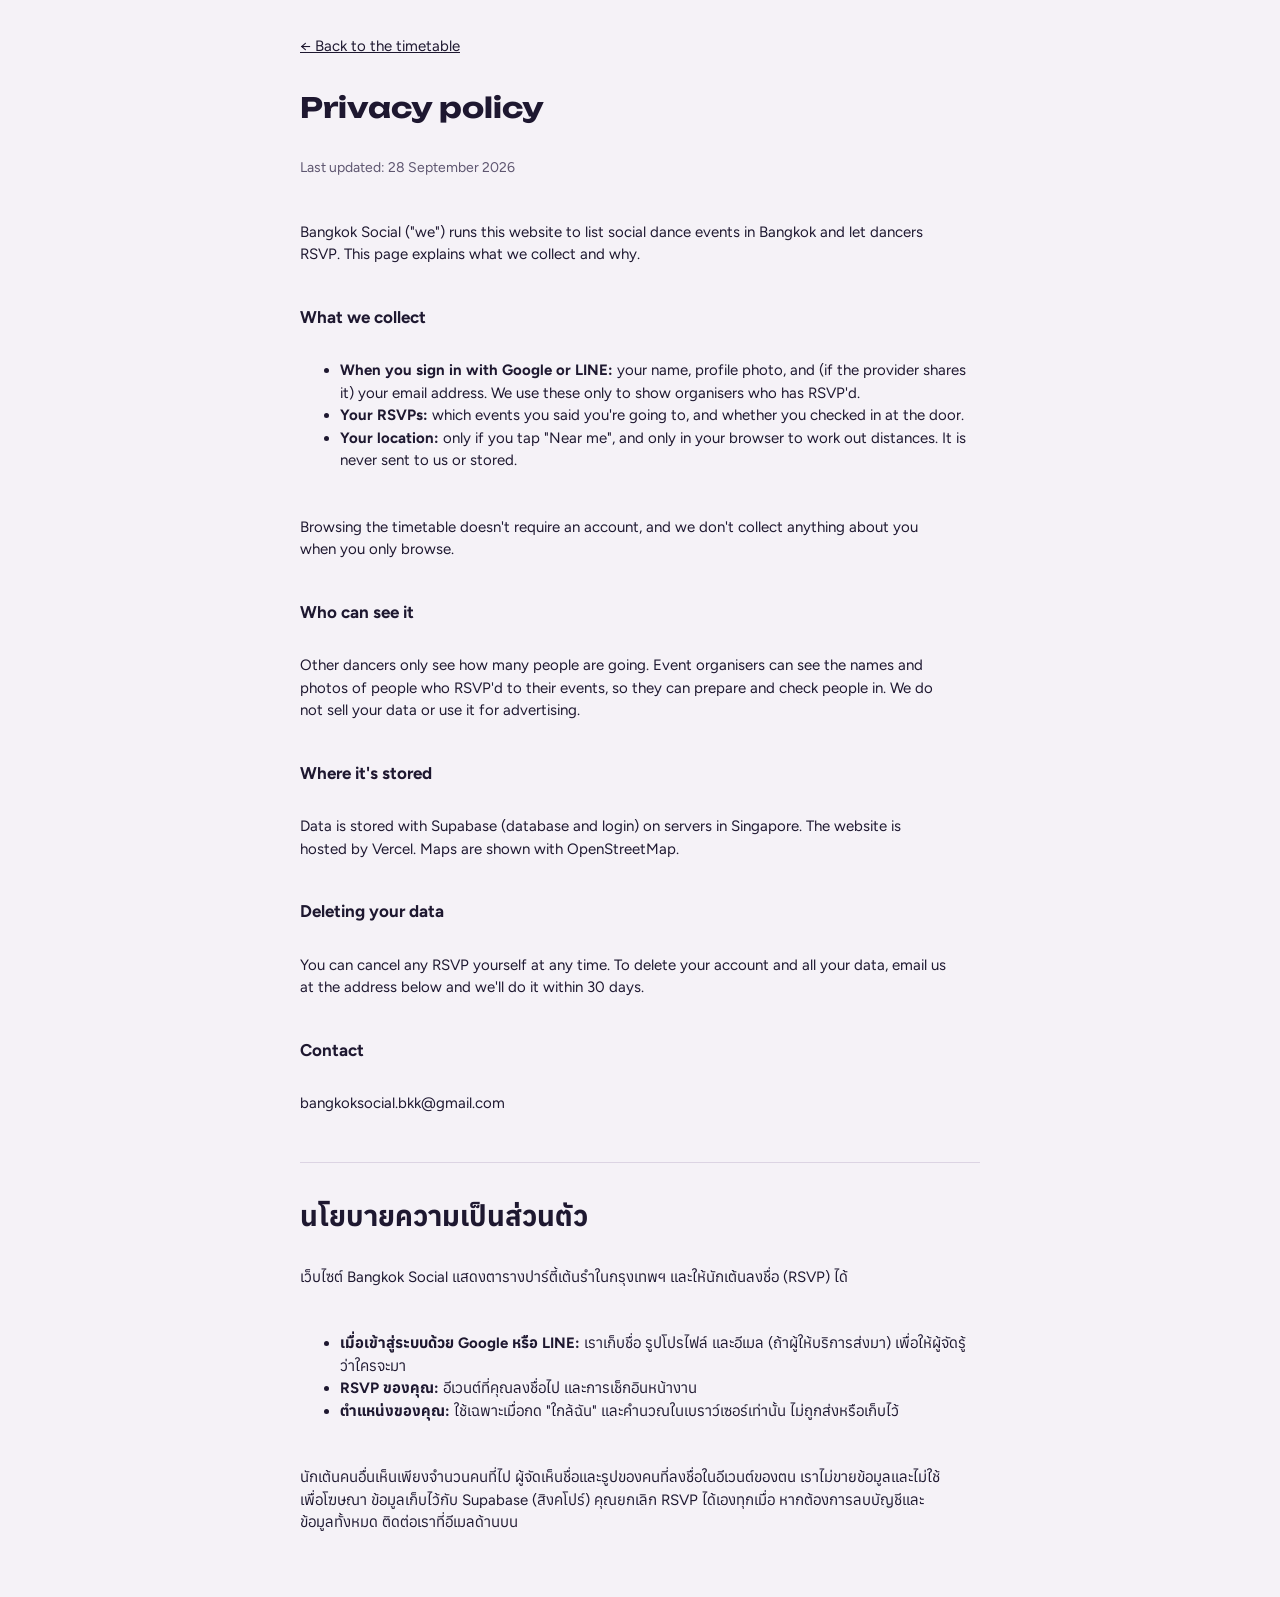
<file: privacy.html>
<!doctype html>
<html lang="en">
<head>
  <meta charset="utf-8">
  <meta name="viewport" content="width=device-width, initial-scale=1, viewport-fit=cover">
  <title>Privacy · Bangkok Social </title>
  <link rel="stylesheet" href="https://fonts.googleapis.com/css2?family=Unbounded:wght@500;700&family=Figtree:wght@400;600;700&family=Anuphan:wght@400;600&display=swap">
  <link rel="stylesheet" href="styles.css">
  <style>
    .doc{max-width:680px;margin:0 auto;display:flex;flex-direction:column;gap:14px}
    .doc h1{font-family:var(--display);font-weight:700;font-size:28px}
    .doc h2{font-size:17px;margin-top:10px}
    .doc p,.doc li{color:var(--ink);max-width:65ch}
    .doc .muted{color:var(--ink-2);font-size:14px}
    .doc hr{border:none;border-top:1px solid var(--line);margin:18px 0}
  </style>
</head>
<body>
<main class="doc">
  <p><a href="./">← Back to the timetable</a></p>
  <h1>Privacy policy</h1>
  <p class="muted">Last updated: 28 September 2026</p>

  <p>Bangkok Social ("we") runs this website to list social dance events in Bangkok and let dancers RSVP. This page explains what we collect and why.</p>

  <h2>What we collect</h2>
  <ul>
    <li><b>When you sign in with Google or LINE:</b> your name, profile photo, and (if the provider shares it) your email address. We use these only to show organisers who has RSVP'd.</li>
    <li><b>Your RSVPs:</b> which events you said you're going to, and whether you checked in at the door.</li>
    <li><b>Your location:</b> only if you tap "Near me", and only in your browser to work out distances. It is never sent to us or stored.</li>
  </ul>
  <p>Browsing the timetable doesn't require an account, and we don't collect anything about you when you only browse.</p>

  <h2>Who can see it</h2>
  <p>Other dancers only see how many people are going. Event organisers can see the names and photos of people who RSVP'd to their events, so they can prepare and check people in. We do not sell your data or use it for advertising.</p>

  <h2>Where it's stored</h2>
  <p>Data is stored with Supabase (database and login) on servers in Singapore. The website is hosted by Vercel. Maps are shown with OpenStreetMap.</p>

  <h2>Deleting your data</h2>
  <p>You can cancel any RSVP yourself at any time. To delete your account and all your data, email us at the address below and we'll do it within 30 days.</p>

  <h2>Contact</h2>
  <p>bangkoksocial.bkk@gmail.com</p>

  <hr>

  <h1>นโยบายความเป็นส่วนตัว</h1>
  <p>เว็บไซต์ Bangkok Social แสดงตารางปาร์ตี้เต้นรำในกรุงเทพฯ และให้นักเต้นลงชื่อ (RSVP) ได้</p>
  <ul>
    <li><b>เมื่อเข้าสู่ระบบด้วย Google หรือ LINE:</b> เราเก็บชื่อ รูปโปรไฟล์ และอีเมล (ถ้าผู้ให้บริการส่งมา) เพื่อให้ผู้จัดรู้ว่าใครจะมา</li>
    <li><b>RSVP ของคุณ:</b> อีเวนต์ที่คุณลงชื่อไป และการเช็กอินหน้างาน</li>
    <li><b>ตำแหน่งของคุณ:</b> ใช้เฉพาะเมื่อกด "ใกล้ฉัน" และคำนวณในเบราว์เซอร์เท่านั้น ไม่ถูกส่งหรือเก็บไว้</li>
  </ul>
  <p>นักเต้นคนอื่นเห็นเพียงจำนวนคนที่ไป ผู้จัดเห็นชื่อและรูปของคนที่ลงชื่อในอีเวนต์ของตน เราไม่ขายข้อมูลและไม่ใช้เพื่อโฆษณา ข้อมูลเก็บไว้กับ Supabase (สิงคโปร์) คุณยกเลิก RSVP ได้เองทุกเมื่อ หากต้องการลบบัญชีและข้อมูลทั้งหมด ติดต่อเราที่อีเมลด้านบน</p>
</main>
</body>
</html>
</file>
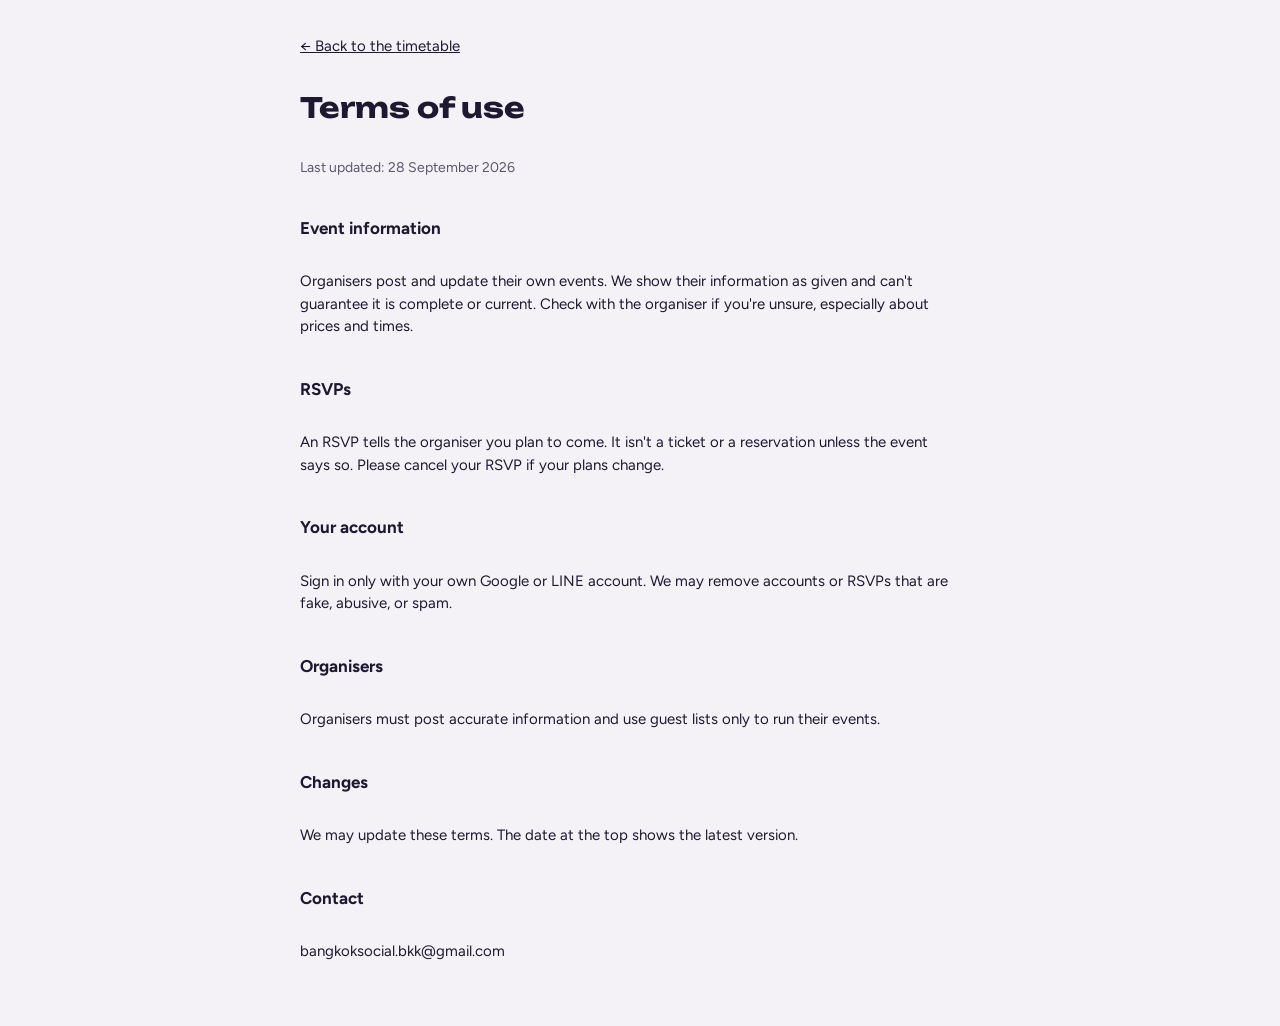
<file: terms.html>
<!doctype html>
<html lang="en">
<head>
  <meta charset="utf-8">
  <meta name="viewport" content="width=device-width, initial-scale=1, viewport-fit=cover">
  <title>Terms · Bangkok Social </title>
  <link rel="stylesheet" href="https://fonts.googleapis.com/css2?family=Unbounded:wght@500;700&family=Figtree:wght@400;600;700&family=Anuphan:wght@400;600&display=swap">
  <link rel="stylesheet" href="styles.css">
  <style>
    .doc{max-width:680px;margin:0 auto;display:flex;flex-direction:column;gap:14px}
    .doc h1{font-family:var(--display);font-weight:700;font-size:28px}
    .doc h2{font-size:17px;margin-top:10px}
    .doc p,.doc li{color:var(--ink);max-width:65ch}
    .doc .muted{color:var(--ink-2);font-size:14px}
  </style>
</head>
<body>
<main class="doc">
  <p><a href="./">← Back to the timetable</a></p>
  <h1>Terms of use</h1>
  <p class="muted">Last updated: 28 September 2026</p>
  <h2>Event information</h2>
  <p>Organisers post and update their own events. We show their information as given and can't guarantee it is complete or current. Check with the organiser if you're unsure, especially about prices and times.</p>
  <h2>RSVPs</h2>
  <p>An RSVP tells the organiser you plan to come. It isn't a ticket or a reservation unless the event says so. Please cancel your RSVP if your plans change.</p>
  <h2>Your account</h2>
  <p>Sign in only with your own Google or LINE account. We may remove accounts or RSVPs that are fake, abusive, or spam.</p>
  <h2>Organisers</h2>
  <p>Organisers must post accurate information and use guest lists only to run their events.</p>
  <h2>Changes</h2>
  <p>We may update these terms. The date at the top shows the latest version.</p>
  <h2>Contact</h2>
  <p>bangkoksocial.bkk@gmail.com</p>
</main>
</body>
</html>
</file>
<file: styles.css>
:root{
  color-scheme:light;
  --bg:#F5F2F7; --surface:#FFFFFF; --surface-2:#EDE8F1; --ink:#1E1830; --ink-2:#5E5670; --line:#DCD4E3;
  --accent:#B3124F; --accent-ink:#FFFFFF; --accent-soft:#F8DDE7;
  --live:#0E8A5F; --live-soft:#D5F1E5; --warn:#A45A00; --warn-soft:#FBE9CF; --bad:#8C8397;
  --line-green:#06C755;
  --salsa:#D9432F; --bachata:#B3124F; --swing:#2F6FD6; --tango:#6B2BB8; --kizomba:#0E8A7A; --zouk:#C27A00; --wcs:#3A7D2C; --other:#6E6680;
  --display:"Unbounded","Anuphan","Arial Black",system-ui,sans-serif;
  --body:"Figtree","Anuphan",system-ui,-apple-system,"Segoe UI",sans-serif;
  --mono:"JetBrains Mono",ui-monospace,Menlo,Consolas,monospace;
}
@media (prefers-color-scheme: dark){
  :root{
    color-scheme:dark;
    --bg:#15121E; --surface:#1F1A2B; --surface-2:#282236; --ink:#EFEAF6; --ink-2:#A89FB8; --line:#342D44;
    --accent:#F2608F; --accent-ink:#1A0610; --accent-soft:#3D1A2A;
    --live:#3DD39A; --live-soft:#123528; --warn:#F2B25C; --warn-soft:#3A2A12; --bad:#8C8397;
    --salsa:#FF7A63; --bachata:#F2608F; --swing:#6FA3FF; --tango:#B58CFF; --kizomba:#3FD1BD; --zouk:#F2B84A; --wcs:#7CCB6A; --other:#A89FB8;
  }
}
*{box-sizing:border-box}
html{-webkit-text-size-adjust:100%}
body{margin:0;background:var(--bg);color:var(--ink);font-family:var(--body);font-size:15px;line-height:1.5;
  padding-inline:max(16px, env(safe-area-inset-left, 0px));padding-block:calc(env(safe-area-inset-top,0px) + 20px) calc(env(safe-area-inset-bottom,0px) + 48px)}
.wrap{max-width:1180px;margin:0 auto;display:flex;flex-direction:column;gap:20px}
h1,h2,h3{margin:0;text-wrap:balance}
button,input,select,textarea{font:inherit;color:inherit}
button{cursor:pointer}
a{color:inherit}
:focus-visible{outline:2px solid var(--accent);outline-offset:2px}
[hidden]{display:none!important}

.demo{margin:0;background:var(--warn-soft);color:var(--ink);border-radius:8px;padding:8px 12px;font-size:13px}

/* header */
header.top{display:flex;flex-wrap:wrap;align-items:flex-end;justify-content:space-between;gap:14px 24px}
.brand h1{font-family:var(--display);font-weight:700;font-size:clamp(24px,4.4vw,38px);letter-spacing:-.01em;line-height:1.05}
.brand h1 em{font-style:normal;color:var(--accent)}
.brand p{margin:6px 0 0;color:var(--ink-2);max-width:60ch}
.top-right{display:flex;flex-direction:column;align-items:flex-end;gap:10px}
.clock{font-family:var(--mono);font-size:12px;color:var(--ink-2);display:flex;align-items:baseline;gap:8px}
.clock b{font-size:22px;color:var(--ink);font-variant-numeric:tabular-nums}
.account{display:flex;flex-wrap:wrap;align-items:center;gap:8px;justify-content:flex-end}
.me{display:flex;align-items:center;gap:8px;font-size:14px;font-weight:600}
.me img{width:28px;height:28px;border-radius:50%;background:var(--surface-2);object-fit:cover}
.role-tag{font-size:11px;font-weight:700;letter-spacing:.06em;text-transform:uppercase;background:var(--ink);color:var(--bg);border-radius:4px;padding:1px 6px}
@media (max-width:600px){ .top-right{align-items:flex-start;width:100%} .account{justify-content:flex-start} }

/* now strip */
.now{display:flex;gap:10px;overflow-x:auto;padding-bottom:4px;scrollbar-width:thin}
.now:empty{display:none}
.now-card{flex:0 0 auto;min-width:220px;max-width:280px;border:1px solid var(--line);background:var(--surface);border-radius:10px;padding:10px 12px;display:flex;flex-direction:column;gap:2px;text-align:left}
.now-card .k{font-size:11px;letter-spacing:.08em;text-transform:uppercase;font-weight:700}
.now-card .t{font-weight:600}
.now-card .s{font-size:13px;color:var(--ink-2)}

/* controls */
.controls{display:flex;flex-wrap:wrap;gap:10px 16px;align-items:center;justify-content:space-between}
.chips{display:flex;flex-wrap:wrap;gap:6px}
.chip{border:1px solid var(--line);background:var(--surface);border-radius:999px;padding:5px 12px;font-size:13px;font-weight:600;display:inline-flex;align-items:center;gap:6px}
.chip[aria-pressed="true"]{background:var(--ink);color:var(--bg);border-color:var(--ink)}
.dot{width:8px;height:8px;border-radius:50%;background:var(--c,var(--other));flex:none}
.row{display:flex;flex-wrap:wrap;gap:8px;align-items:center}
.near{display:flex;align-items:center;gap:8px;font-size:13px;color:var(--ink-2)}
select,input,textarea{background:var(--surface);border:1px solid var(--line);border-radius:8px;padding:7px 9px;min-width:0;width:100%}
.near select{width:auto}
.btn{border:1px solid var(--line);background:var(--surface);border-radius:8px;padding:7px 12px;font-weight:600;font-size:14px;text-decoration:none;display:inline-flex;align-items:center;gap:6px;justify-content:center}
.btn.small{padding:5px 10px;font-size:13px}
.btn.primary{background:var(--accent);color:var(--accent-ink);border-color:var(--accent)}
.btn.ghost{background:transparent}
.btn:disabled{opacity:.55;cursor:default}

/* layout */
.grid{display:grid;grid-template-columns:minmax(0,1.5fr) minmax(0,1fr);gap:24px;align-items:start}
.side{position:sticky;top:calc(env(safe-area-inset-top,0px) + 12px);display:flex;flex-direction:column;gap:16px}
@media (max-width:860px){ .grid{grid-template-columns:minmax(0,1fr)} .side{position:static;order:-1} }

/* timetable */
.day{display:flex;flex-direction:column}
.day-h{display:flex;align-items:baseline;gap:10px;padding:14px 0 8px;border-bottom:2px solid var(--ink)}
.day-h h2{font-family:var(--display);font-weight:500;font-size:17px}
.day-h span{color:var(--ink-2);font-size:13px;font-family:var(--mono)}
.day-h .today{background:var(--accent);color:var(--accent-ink);font-family:var(--body);font-weight:700;font-size:11px;letter-spacing:.08em;text-transform:uppercase;padding:2px 7px;border-radius:4px}
.ev{display:grid;grid-template-columns:78px minmax(0,1fr) auto;gap:4px 14px;padding:14px 4px;border-bottom:1px solid var(--line);align-items:start;cursor:pointer}
.ev:hover{background:var(--surface-2)}
.ev.sel{background:var(--surface);box-shadow:inset 3px 0 0 var(--accent)}
.ev.cancelled .title,.ev.cancelled .time b{text-decoration:line-through;color:var(--bad)}
.time{font-family:var(--mono);font-variant-numeric:tabular-nums;display:flex;flex-direction:column;line-height:1.25}
.time b{font-size:18px}
.time span{font-size:12px;color:var(--ink-2)}
.meta{display:flex;flex-direction:column;gap:3px;min-width:0}
.title{font-weight:700;font-size:16px;line-height:1.3}
.host{font-size:13px;font-weight:600;color:var(--ink)}
.facts{margin:4px 0 0;display:flex;flex-direction:column;gap:2px;font-size:13px}
.facts div{display:grid;grid-template-columns:66px minmax(0,1fr);gap:8px;align-items:baseline}
.facts dt{font-size:11px;font-weight:700;letter-spacing:.06em;text-transform:uppercase;color:var(--ink-2)}
.facts dd{margin:0;color:var(--ink);overflow-wrap:anywhere}
.facts .muted{color:var(--ink-2)}
.sub{font-size:13px;color:var(--ink-2);display:flex;flex-wrap:wrap;gap:2px 10px}
.style-tags{display:flex;flex-wrap:wrap;gap:2px 12px}
.style-tag{display:inline-flex;align-items:center;gap:5px;font-size:12px;font-weight:700;letter-spacing:.04em;text-transform:uppercase;color:var(--c)}
.pills{display:flex;flex-wrap:wrap;gap:6px;margin-top:3px}
.pill{font-size:12px;font-weight:700;border-radius:4px;padding:1px 7px}
.pill.live{background:var(--live-soft);color:var(--live)}
.pill.soon{background:var(--accent-soft);color:var(--accent)}
.pill.moved{background:var(--warn-soft);color:var(--warn)}
.pill.cancel{background:var(--surface-2);color:var(--bad)}
.pill.sample{background:var(--surface-2);color:var(--ink-2);font-weight:600}
.right{display:flex;flex-direction:column;align-items:flex-end;gap:6px}
.going{font-size:12px;color:var(--ink-2);font-variant-numeric:tabular-nums;white-space:nowrap}
.rsvp{border:1.5px solid var(--accent);color:var(--accent);background:transparent;border-radius:999px;padding:4px 12px;font-size:13px;font-weight:700;white-space:nowrap}
.rsvp[aria-pressed="true"]{background:var(--accent);color:var(--accent-ink)}
@media (max-width:520px){
  .ev{grid-template-columns:60px minmax(0,1fr)}
  .right{grid-column:2;flex-direction:row;align-items:center;justify-content:space-between}
  .time b{font-size:16px}
}

/* panels */
.panel{background:var(--surface);border:1px solid var(--line);border-radius:12px;padding:14px;display:flex;flex-direction:column;gap:10px}
.panel h3{font-size:12px;letter-spacing:.1em;text-transform:uppercase;color:var(--ink-2);font-weight:700}
.map{height:320px;border-radius:8px;overflow:hidden;background:var(--surface-2);z-index:0}
.map-note{font-size:12px;color:var(--ink-2)}
.dt{font-family:var(--display);font-weight:500;font-size:19px;line-height:1.25}
.kv{display:grid;grid-template-columns:92px minmax(0,1fr);gap:6px 10px;font-size:14px;margin:0}
.kv dt{color:var(--ink-2)}
.kv dd{margin:0;overflow-wrap:anywhere}
.guests{display:flex;flex-direction:column;border-top:1px solid var(--line)}
.guest{display:flex;align-items:center;gap:8px;padding:6px 0;border-bottom:1px solid var(--line);font-size:14px}
.guest img{width:24px;height:24px;border-radius:50%;object-fit:cover;background:var(--surface-2)}
.guest span{flex:1;min-width:0;overflow-wrap:anywhere}
.guest label{display:flex;align-items:center;gap:4px;font-size:12px;color:var(--ink-2)}
.guest input{width:auto}
.empty{color:var(--ink-2);padding:24px 4px}
.toast{position:fixed;left:50%;transform:translateX(-50%);bottom:calc(env(safe-area-inset-bottom,0px) + 18px);background:var(--ink);color:var(--bg);padding:9px 16px;border-radius:8px;font-weight:600;font-size:14px;z-index:1000;max-width:calc(100% - 32px)}

.foot{font-size:13px;color:var(--ink-2);padding-top:12px;border-top:1px solid var(--line)}

.count{display:inline-grid;place-items:center;min-width:18px;height:18px;padding:0 5px;border-radius:999px;background:var(--accent);color:var(--accent-ink);font-size:11px;font-weight:700}
.reqs{display:flex;flex-direction:column;gap:10px}
.req{border:1px solid var(--line);border-radius:10px;padding:10px;display:flex;flex-direction:column;gap:8px}
.req-head{display:flex;gap:8px;align-items:center}
.req-head img{width:32px;height:32px;border-radius:50%;object-fit:cover}

/* sign-in dialog */
dialog{border:none;border-radius:14px;padding:0;background:var(--surface);color:var(--ink);max-width:min(380px, calc(100% - 32px));width:100%}
dialog::backdrop{background:rgb(20 12 30 / .55)}
.dialog-body{display:flex;flex-direction:column;gap:10px;padding:20px}
.dialog-body h2{font-family:var(--display);font-weight:500;font-size:20px}
.dialog-body p{margin:0 0 6px;color:var(--ink-2);font-size:14px}
.provider{justify-content:flex-start;padding:10px 12px;font-size:15px}
.provider .g{width:22px;height:22px;border-radius:50%;background:#fff;color:#4285F4;border:1px solid #DADCE0;display:inline-grid;place-items:center;font-weight:700;font-size:13px}
.provider.line{background:var(--line-green);border-color:var(--line-green);color:#fff}
.provider .l{font-size:10px;font-weight:800;background:#fff;color:var(--line-green);border-radius:4px;padding:2px 4px}

/* editor */
form.edit{display:grid;grid-template-columns:1fr 1fr;gap:10px}
form.edit label{display:flex;flex-direction:column;gap:4px;font-size:12px;font-weight:600;color:var(--ink-2)}
form.edit .full{grid-column:1/-1}
form.edit .style-picks{border:none;margin:0;padding:0;display:flex;flex-wrap:wrap;gap:6px}
form.edit .style-picks legend{font-size:12px;font-weight:600;color:var(--ink-2);padding:0;margin-bottom:6px}
form.edit label.pick{flex-direction:row;align-items:center;gap:6px;border:1px solid var(--line);border-radius:999px;padding:5px 11px;font-size:13px;color:var(--ink);cursor:pointer;background:var(--surface)}
form.edit label.pick input{width:auto;margin:0;accent-color:var(--accent)}
form.edit label.pick:has(input:checked){border-color:var(--ink);background:var(--surface-2)}
form.edit .class-box{border:1px solid var(--line);border-radius:10px;margin:0;padding:10px;display:flex;flex-direction:column;gap:10px}
form.edit .class-bits{display:grid;grid-template-columns:1fr 1fr;gap:10px}
form.edit .picks-label{width:100%;font-size:12px;font-weight:600;color:var(--ink-2)}
form.edit label.pick.big{align-self:flex-start;font-weight:600;font-size:14px}
form.edit .hint{font-weight:400}
.confirm{background:var(--warn-soft);color:var(--ink);border-radius:8px;padding:8px 10px;font-size:14px}

/* leaflet tweaks */
.leaflet-container{font-family:var(--body);background:var(--surface-2)}
.leaflet-popup-content{margin:8px 10px;font-size:13px}
@media (prefers-color-scheme: dark){ .leaflet-tile-pane{filter:brightness(.72) invert(1) contrast(.9) hue-rotate(200deg) saturate(.35)} }

@media (prefers-reduced-motion:no-preference){
  .pill.live::before{content:"";display:inline-block;width:6px;height:6px;border-radius:50%;background:currentColor;margin-right:5px;vertical-align:1px;animation:pulse 1.4s infinite}
}
@keyframes pulse{50%{opacity:.25}}
</file>
